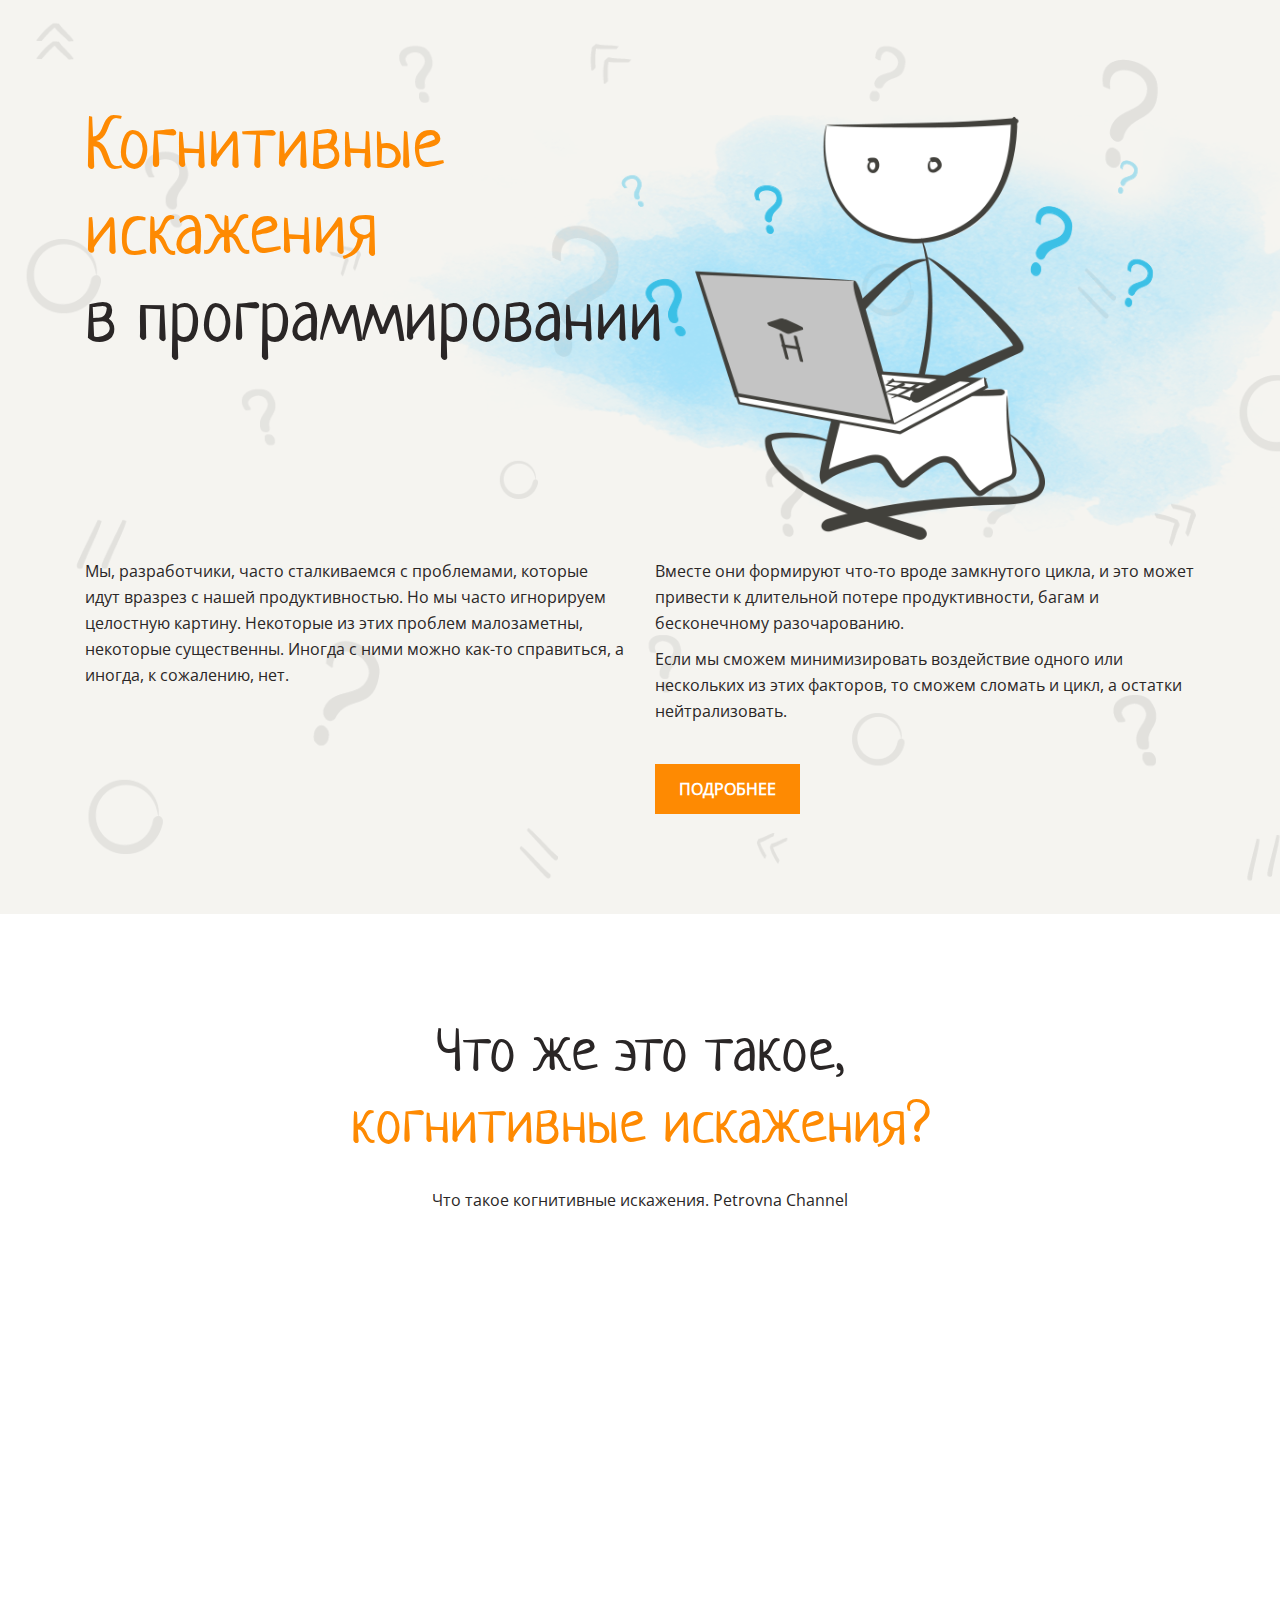
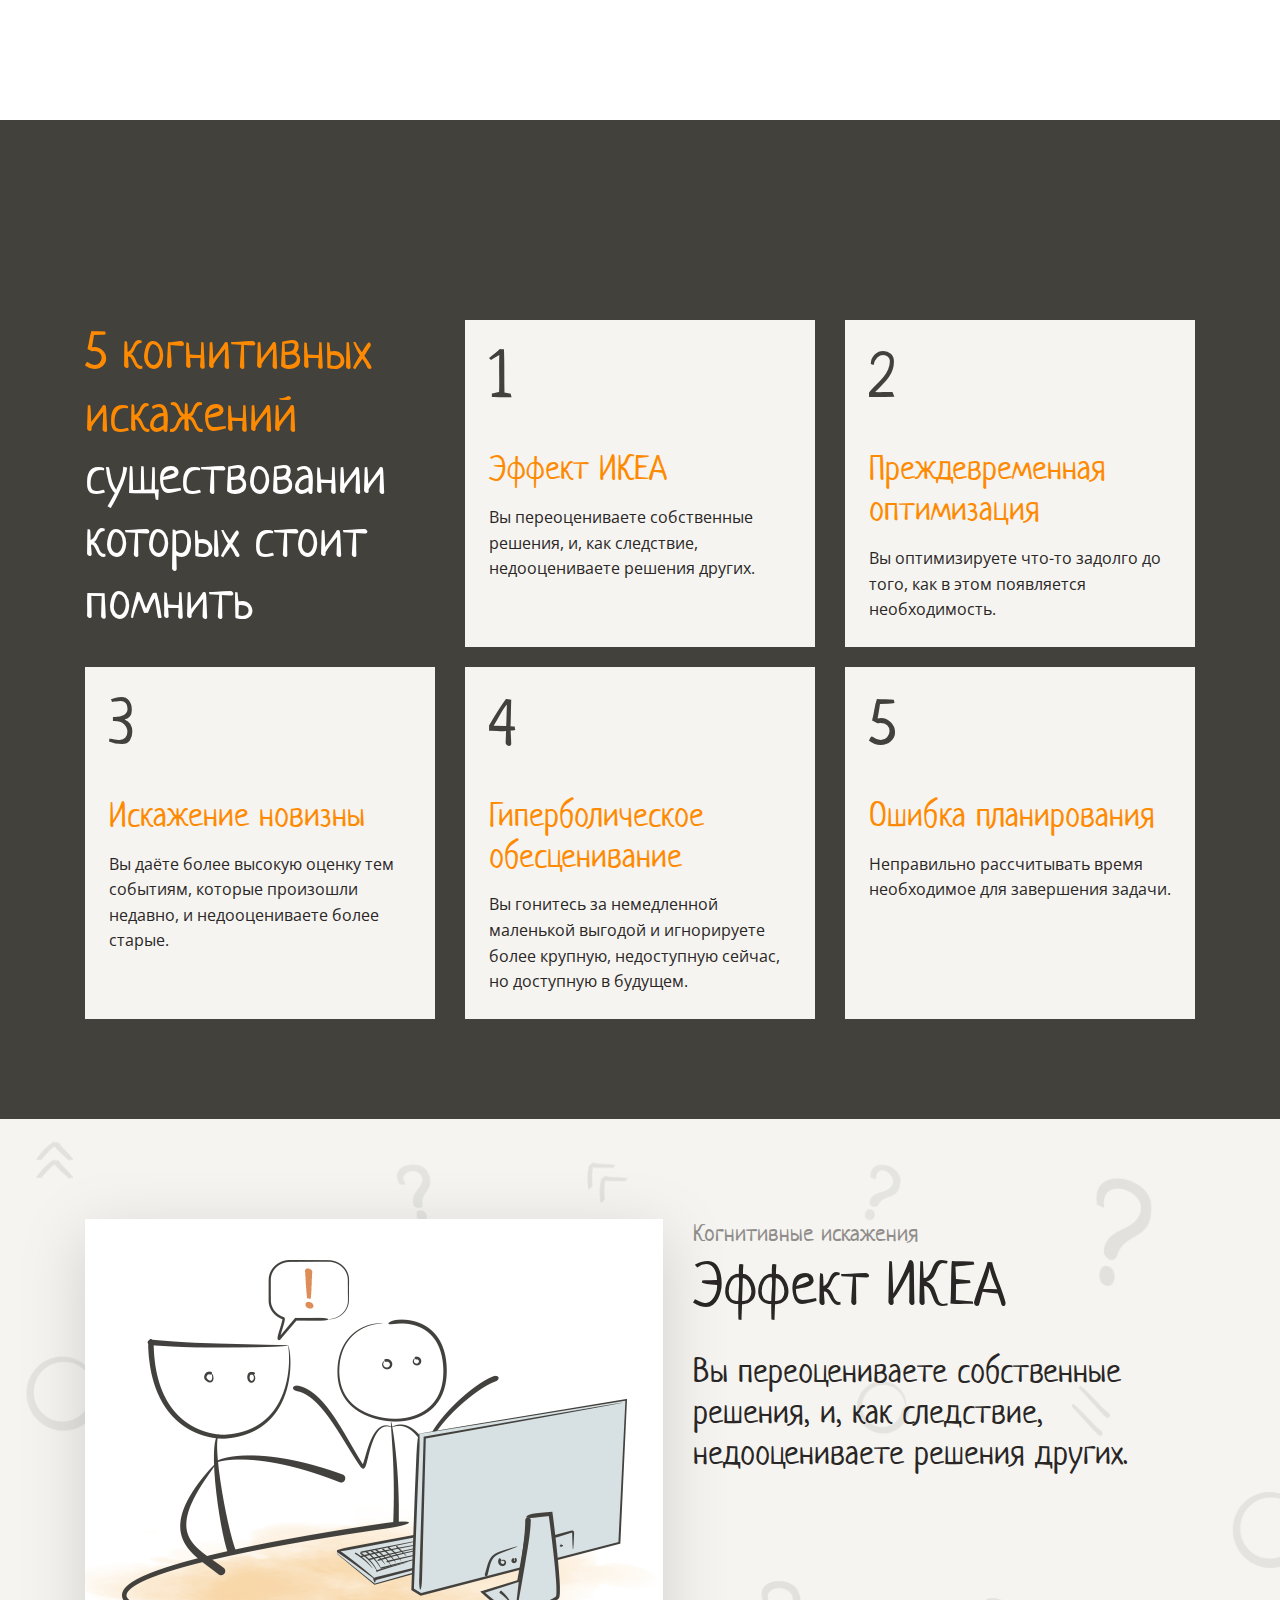
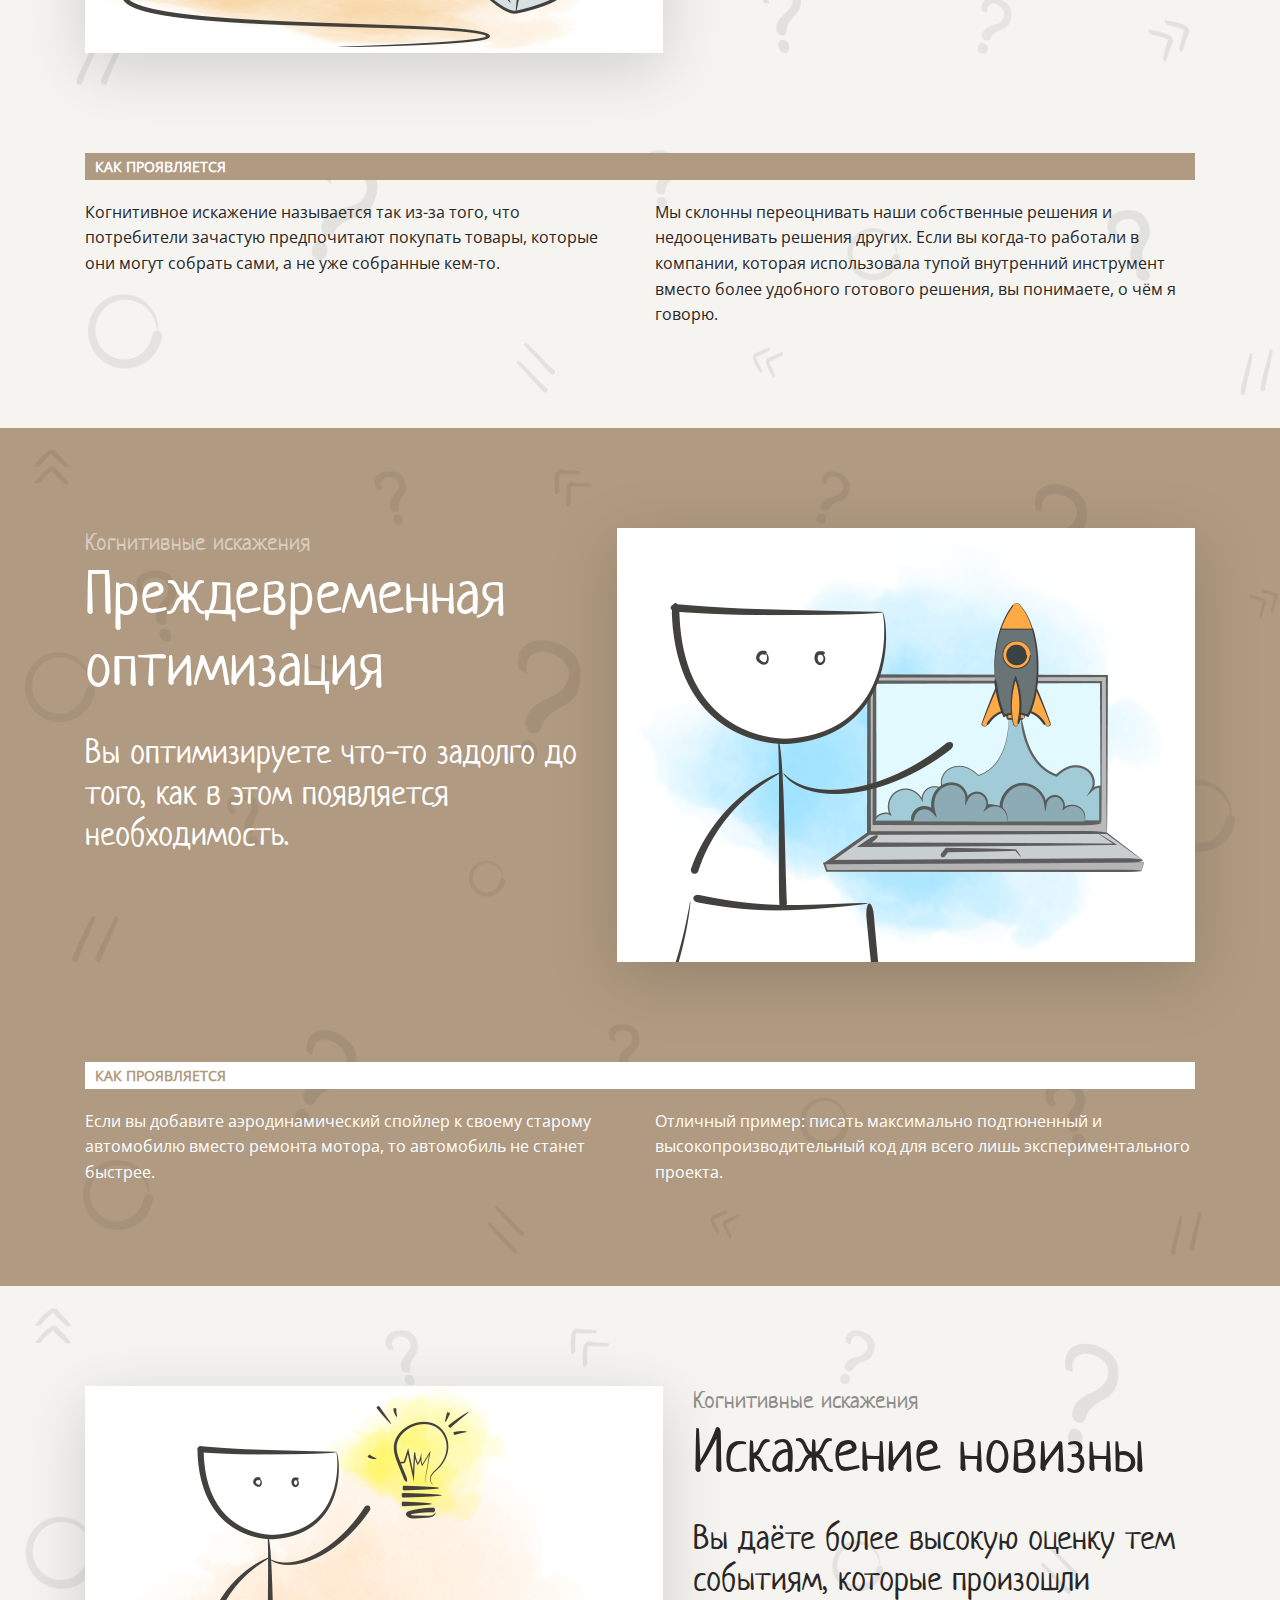
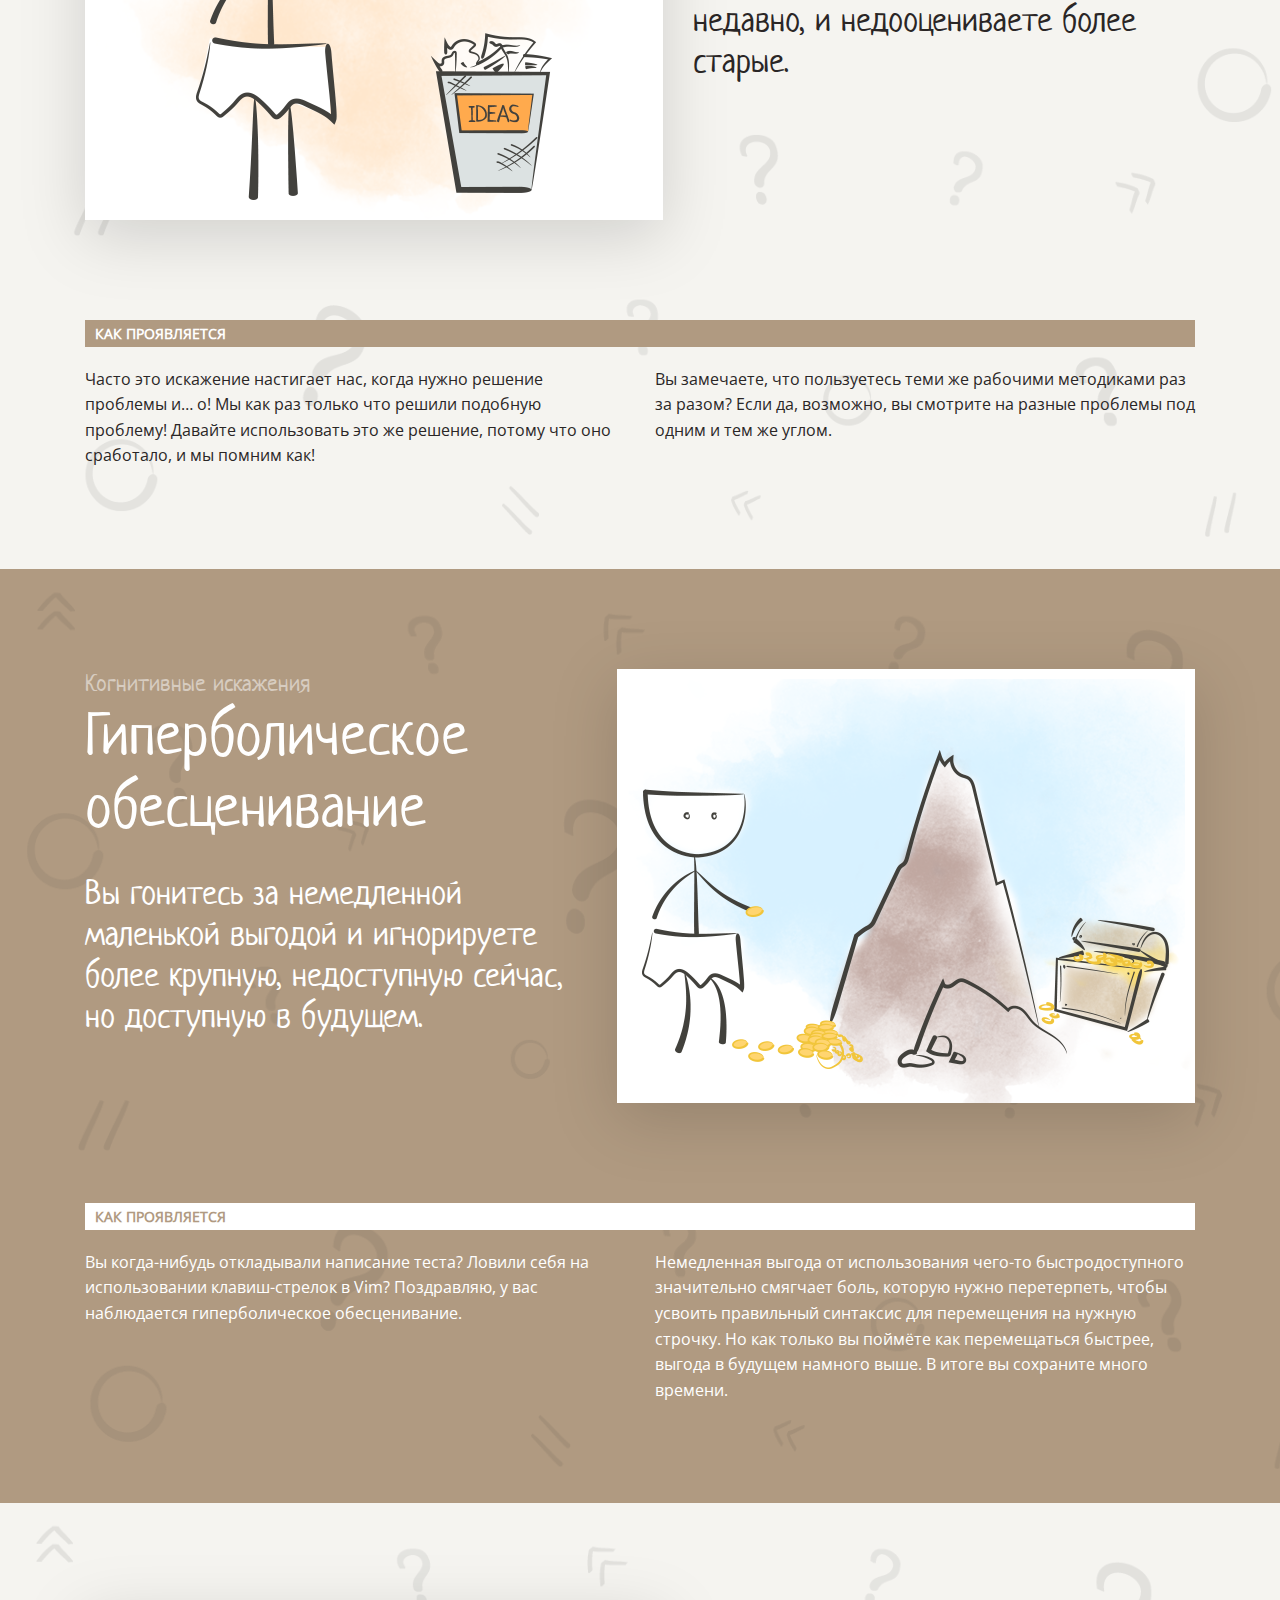
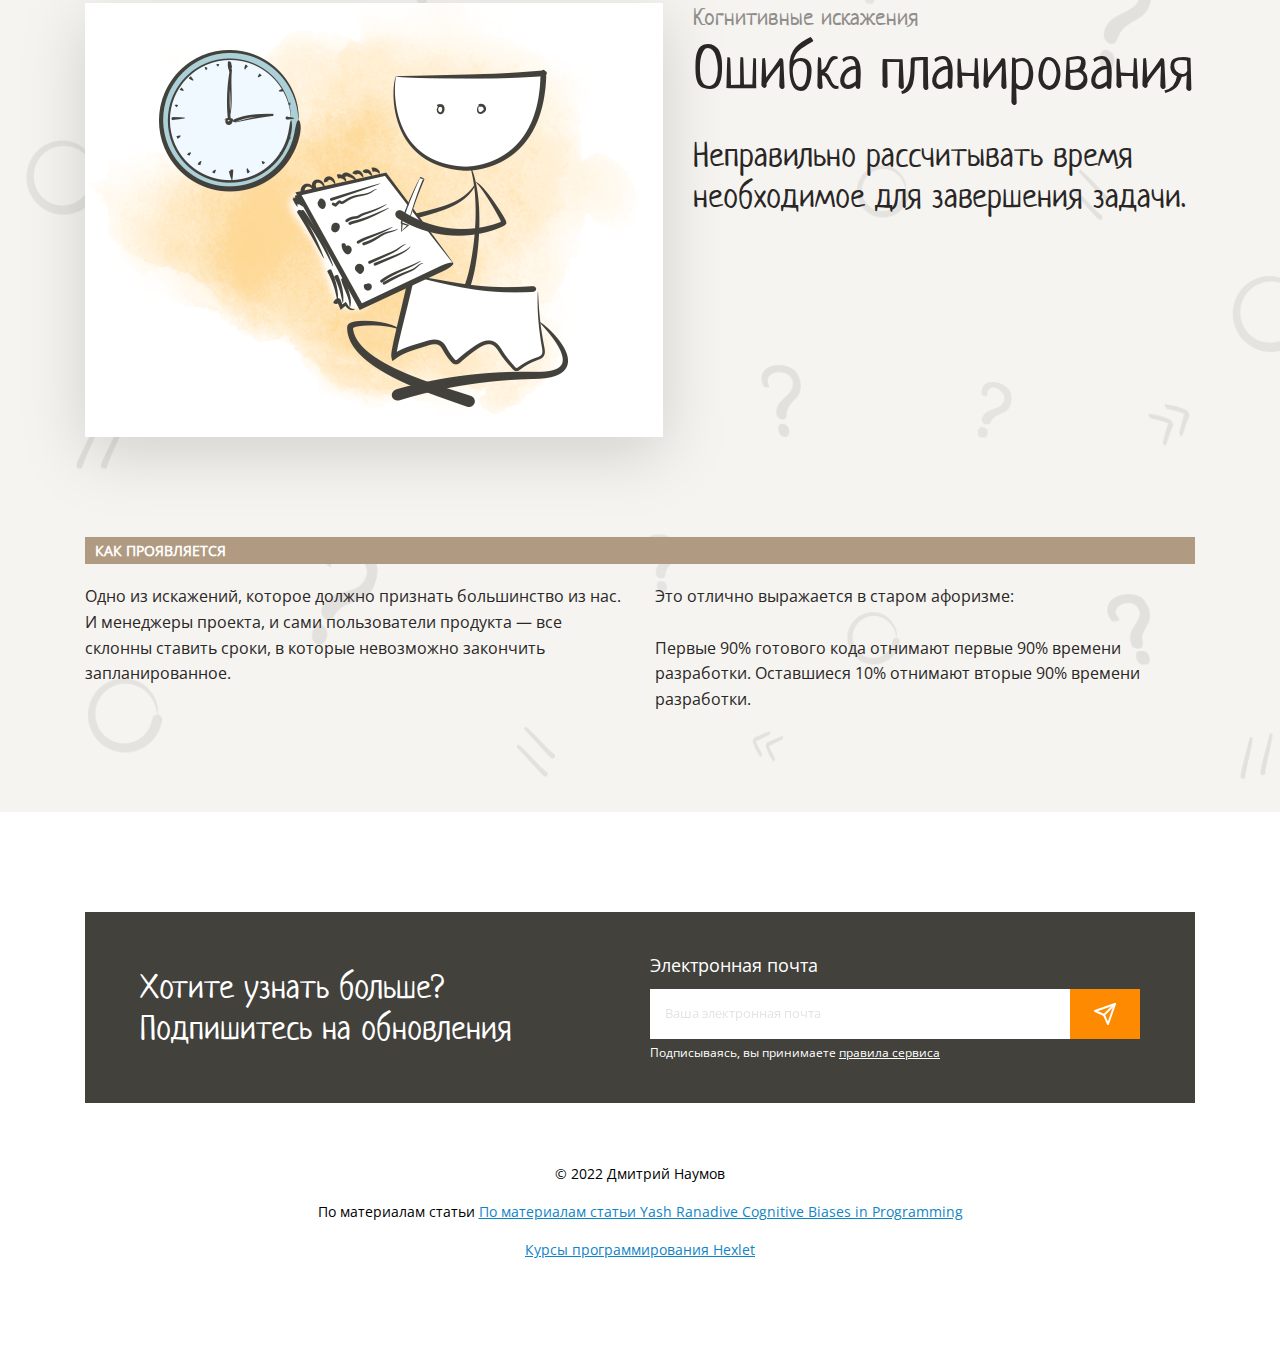
<file: src/index.html>
<!DOCTYPE html>
<html lang="ru">

<head>
    <meta charset="UTF-8">
    <meta name="viewport" content="width=device-width, initial-scale=1.0">
    <meta http-equiv="X-UA-Compatible" content="ie=edge">
    <title>Когнитивные искажения MempfisD</title>

    <link rel="stylesheet" href="styles/style.css">
</head>

<body>
    <header class="header image-bg">
        <section class="container">
            <div class="position-header-image">
                <h1><span class="text-orange">Когнитивные</span> <br> <span class="text-orange">искажения</span> <br>
                    <span class="text-dark">в программировании</span>
                </h1>
                <img class="header-image-main" src="./images/main.png"
                    alt="Когнитивные искажения в программировании">
                <div class="text-wrapper">
                    <div class="header-text">
                        <p class="header-text-col">Мы, разработчики, часто сталкиваемся с проблемами, которые идут
                            вразрез с
                            нашей
                            продуктивностью. Но мы часто игнорируем целостную картину. Некоторые из этих проблем
                            малозаметны,
                            некоторые существенны. Иногда с ними можно как-то справиться, а иногда, к сожалению, нет.
                        </p>
                    </div>
                    <div class="header-text">
                        <p class="header-text-col">Вместе они формируют что-то вроде замкнутого цикла, и это может
                            привести к
                            длительной потере
                            продуктивности, багам и бесконечному разочарованию.</p>
                        <p class="header-text-col p-top">Если мы сможем минимизировать воздействие одного или нескольких
                            из
                            этих факторов, то сможем
                            сломать
                            и
                            цикл, а остатки нейтрализовать.</p>
                        <a class="btn header-btn" href="#navigation">Подробнее</a>
                    </div>
                </div>
            </div>
        </section>
    </header>
    <main>
        <section class="container">
            <div class="video-section p-100 center">
                <h2 class="video-dark-h2">Что же это такое,<br><span class="text-orange">когнитивные искажения?</span>
                </h2>
                <p class="p-30">Что такое когнитивные искажения. Petrovna Channel</p>
                <iframe class="video filter-shadow" width="919" height="569"
                    src="https://www.youtube.com/embed/jie9AizBqss" frameborder="0" allowfullscreen></iframe>
            </div>
        </section>
        <section id="navigation" class="nav-bg">
            <nav class="navigation container p-200">
                <div class="navigation-inner">
                    <div class="card main-card">
                        <h2 class="main-card-title">
                            <span class="nav-text-orange">5 когнитивных искажений</span>
                            <span class="nav-text-white">существовании которых стоит помнить</span>
                        </h2>
                    </div>
                    <a class="card card-link" href="#ikea-effect">
                        <p class="card-number">1</p>
                        <h3 class="card-title">Эффект ИКЕА</h3>
                        <p class="card-text">Вы переоцениваете собственные решения, и, как следствие, недооцениваете
                            решения
                            других.</p>
                    </a>
                    <a class="card card-link" href="#premature-optimization">
                        <p class="card-number">2</p>
                        <h3 class="card-title">Преждевременная оптимизация</h3>
                        <p class="card-text">Вы оптимизируете что-то задолго до того, как в этом появляется
                            необходимость.
                        </p>
                    </a>
                    <a class="card card-link" href="#distortion-of-novelty">
                        <p class="card-number">3</p>
                        <h3 class="card-title">Искажение новизны</h3>
                        <p class="card-text">Вы даёте более высокую оценку тем событиям, которые произошли недавно, и
                            недооцениваете более старые.</p>
                    </a>
                    <a class="card card-link" href="#hyperbolic-depreciation">
                        <p class="card-number">4</p>
                        <h3 class="card-title">Гиперболическое обесценивание</h3>
                        <p class="card-text">Вы гонитесь за немедленной маленькой выгодой и игнорируете более крупную,
                            недоступную сейчас, но доступную в будущем.</p>
                    </a>
                    <a class="card card-link" href="#errors-in-planning">
                        <p class="card-number">5</p>
                        <h3 class="card-title">Ошибка планирования</h3>
                        <p class="card-text">Неправильно рассчитывать время необходимое для завершения задачи.</p>
                    </a>
                </div>
            </nav>
        </section>
        <section id="ikea-effect" class="rel-img  effect-image-bg">
            <div class="container">
                <div class="effect-flex p-100">
                    <div class="effect">
                        <img class="image-effect" src="./images/1.png" alt="Эффект ИКЕА">
                    </div>
                    <div class="effect-text">
                        <p class="effect-subtitle">Когнитивные искажения</p>
                        <h2 class="effect-title effect-title-h2-dark">Эффект ИКЕА</h2>
                        <p class="effect-description">
                            Вы переоцениваете собственные решения, и, как следствие, недооцениваете решения других.
                        </p>
                    </div>
                </div>
                <div class="effect-about">
                    <h4 class="effect-about-title">
                        Как проявляется
                    </h4>
                    <div class="effect-about-text">
                        <p class="effect-about-text-col">
                            Когнитивное искажение называется так из-за того, что потребители зачастую предпочитают
                            покупать товары, которые они могут собрать сами, а не уже собранные кем-то.
                        </p>
                        <p class="effect-about-text-col">
                            Мы склонны переоцнивать наши собственные решения и недооценивать решения других. Если вы
                            когда-то работали в компании, которая использовала тупой внутренний инструмент вместо более
                            удобного готового решения, вы понимаете, о чём я говорю.
                        </p>
                    </div>
                </div>
            </div>
        </section>
        <section id="premature-optimization" class="rel-img optimization-image-bg brown-bg">
            <div class="container">
                <div class="padding-inner">
                    <div class="effect-flex-dark">
                        <div class="effect-text-dark">
                            <p class="effect-subtitle-dark">Когнитивные искажения</p>
                            <h2 class="effect-title-dark">Преждевременная оптимизация</h2>
                            <p class="effect-description-dark">
                                Вы оптимизируете что-то задолго до того, как в этом появляется необходимость.
                            </p>
                        </div>
                        <div class="effect-dark">
                            <img class="image-effect-dark" src="./images/2.png" alt="Когнитивные искажения">
                        </div>
                    </div>
                    <div class="effect-about-dark">
                        <h4 class="effect-about-title-dark">
                            Как проявляется
                        </h4>
                        <div class="effect-about-text-dark">
                            <p class="effect-about-text-col-dark">
                                Если вы добавите аэродинамический спойлер к своему старому автомобилю вместо ремонта
                                мотора, то автомобиль не станет быстрее.
                            </p>
                            <p class="effect-about-text-col-dark">
                                Отличный пример: писать максимально подтюненный и высокопроизводительный код для всего
                                лишь экспериментального проекта.
                            </p>
                        </div>
                    </div>
                </div>
            </div>
        </section>
        <section id="distortion-of-novelty" class="rel-img  effect-image-bg">
            <div class="container">
                <div class="effect-flex p-100">
                    <div class="effect">
                        <img class="image-effect" src="./images/3.png" alt="Искажение новизны">
                    </div>
                    <div class="effect-text">
                        <p class="effect-subtitle">Когнитивные искажения</p>
                        <h2 class="effect-title effect-title-h2-dark">Искажение новизны</h2>
                        <p class="effect-description">
                            Вы даёте более высокую оценку тем событиям, которые произошли недавно, и недооцениваете
                            более старые.
                        </p>
                    </div>
                </div>
                <div class="effect-about">
                    <h4 class="effect-about-title">
                        Как проявляется
                    </h4>
                    <div class="effect-about-text">
                        <p class="effect-about-text-col">
                            Часто это искажение настигает нас, когда нужно решение проблемы и… о! Мы как раз только что
                            решили подобную проблему! Давайте использовать это же решение, потому что оно сработало, и
                            мы помним как!
                        </p>
                        <p class="effect-about-text-col">
                            Вы замечаете, что пользуетесь теми же рабочими методиками раз за разом? Если да, возможно,
                            вы смотрите на разные проблемы под одним и тем же углом.
                        </p>
                    </div>
                </div>
            </div>
        </section>
        <section id="hyperbolic-depreciation" class="rel-img optimization-image-bg brown-bg">
            <div class="container">
                <div class="padding-inner">
                    <div class="effect-flex-dark">
                        <div class="effect-text-dark">
                            <p class="effect-subtitle-dark">Когнитивные искажения</p>
                            <h2 class="effect-title-dark">Гиперболическое обесценивание</h2>
                            <p class="effect-description-dark">
                                Вы гонитесь за немедленной маленькой выгодой и игнорируете более крупную, недоступную
                                сейчас, но доступную в будущем.
                            </p>
                        </div>
                        <div class="effect-dark">
                            <img class="image-effect-dark" src="./images/4.png" alt="Гиперболическое обесценивание">
                        </div>
                    </div>
                    <div class="effect-about-dark">
                        <h4 class="effect-about-title-dark">
                            Как проявляется
                        </h4>
                        <div class="effect-about-text-dark">
                            <p class="effect-about-text-col-dark">
                                Вы когда-нибудь откладывали написание теста? Ловили себя на использовании клавиш-стрелок
                                в Vim? Поздравляю, у вас наблюдается гиперболическое обесценивание.
                            </p>
                            <p class="effect-about-text-col-dark">
                                Немедленная выгода от использования чего-то быстродоступного значительно смягчает боль,
                                которую нужно перетерпеть, чтобы усвоить правильный синтаксис для перемещения на нужную
                                строчку. Но как только вы поймёте как перемещаться быстрее, выгода в будущем намного
                                выше. В итоге вы сохраните много времени.
                            </p>
                        </div>
                    </div>
                </div>
            </div>
        </section>
        <section id="errors-in-planning" class="rel-img  effect-image-bg">
            <div class="container">
                <div class="effect-flex p-100">
                    <div class="effect">
                        <img class="image-effect" src="./images/5.png" alt="Ошибка планирования">
                    </div>
                    <div class="effect-text">
                        <p class="effect-subtitle">Когнитивные искажения</p>
                        <h2 class="effect-title effect-title-h2-dark">Ошибка планирования</h2>
                        <p class="effect-description">
                            Неправильно рассчитывать время необходимое для завершения задачи.
                        </p>
                    </div>
                </div>
                <div class="effect-about">
                    <h4 class="effect-about-title">
                        Как проявляется
                    </h4>
                    <div class="effect-about-text">
                        <p class="effect-about-text-col">
                            Одно из искажений, которое должно признать большинство из нас. И менеджеры проекта, и сами
                            пользователи продукта — все склонны ставить сроки, в которые невозможно закончить
                            запланированное.
                        </p>
                        <p class="effect-about-text-col">
                            Это отлично выражается в старом афоризме:
                            <br>
                            <br>
                            Первые 90% готового кода отнимают первые 90% времени разработки. Оставшиеся 10% отнимают
                            вторые 90% времени разработки.
                        </p>
                    </div>
                </div>
            </div>
        </section>
    </main>
    <footer class="footer">
        <div class="container footer-container">
            <div class="footer-mailing">
                <p class="footer-text">Хотите узнать больше?<br> Подпишитесь на обновления</p>
                <div class="footer-group">
                    <p class="footer-mailing-title">Электронная почта</p>
                    <form class="footer-form">
                        <input type="email" class="footer-input" placeholder="Ваша электронная почта">
                        <button class="footer-button"></button>
                    </form>
                    <p class="footer-agreement">Подписываясь, вы принимаете <a href="#" class="footer-link">правила
                            сервиса</a></p>
                </div>
            </div>
            <div class="footer-info">
                <p class="footer-copy">&copy; 2022 Дмитрий Наумов</p>
                <p class="footer-info-item">По материалам статьи <a
                        href="https://medium.com/hackernoon/cognitive-biases-in-programming-5e937707c27b"
                        class="footer-info-item-link">По материалам статьи Yash Ranadive Cognitive Biases in
                        Programming</a></p>
                <a href="https://ru.hexlet.io/my" class="footer-info-item-link">Курсы программирования Hexlet</a>
            </div>
        </div>
    </footer>
</body>

</html>
</file>
<file: src/styles/style.css>
* {
  box-sizing: border-box;
  margin: 0;
  padding: 0;
}

:root {
  --white: #fff;
  --bright: #f5f4f0;
  --translucent-white: #d7ccc0;
  --main: #fe8a02;
  --basic-dark: #42413c;
  --dark: #2a2626;
  --translucent-dark: #908d8b;
  --brown: #b09a81;
  --blue: #1085c5;
}

@font-face {
  font-weight: 400;
  font-family: "Open Sans";
  src: url("../assets/fonts/OpenSans-Regular.ttf") format("truetype");
}

@font-face {
  font-weight: 400;
  font-family: Neucha;
  src: url("../assets/fonts/Neucha-Regular.ttf") format("truetype");
}

body {
  margin: 0;

  color: var(--dark);
  font: 16px/1.6em "Open Sans", sans-serif;
}

h1,
h2,
h3 {
  color: var(--main);
  font-weight: normal;
  font-family: Neucha, sans-serif;
  line-height: 1.2em;
}

h1 {
  font-size: 72px;
}

h2 {
  font-size: 60px;
}

h3 {
  font-size: 34px;
}

.container {
  width: 1110px;
  margin: 0 auto;
}

.padding-inner {
  padding-top: 100px;
  padding-bottom: 100px;
}

.header {
  position: relative;
}

.image-bg::before {
  position: absolute;

  width: 100%;
  height: 100%;

  background-image: url("../images/background.png");

  background-repeat: no-repeat;
  background-size: cover;
  opacity: 0.1;

  content: "";
}

.image-bg::after {
  position: absolute;
  top: 0;
  left: 0;
  z-index: -2;

  width: 100%;
  height: 100%;

  background-color: #f5f4f0;

  content: "";
}

.text-orange {
  color: var(--main);
}

.position-header-image {
  position: relative;

  padding-top: 100px;
  padding-bottom: 100px;
}

.header-image-main {
  position: absolute;

  top: 55px;
  right: -270px;

  height: 525px;
}

.text-dark {
  position: relative;
  z-index: 1;

  color: var(--dark);
  line-height: 72px;
}

.text-wrapper {
  display: flex;
  margin-top: 199px;

  line-height: 26px;
  column-gap: 30px;
}

.header-text {
  flex-basis: 50%;
}

.p-top {
  padding-top: 10px;
}

.btn {
  display: inline-block;

  padding: 12px 24px;

  color: var(--white);
  font-weight: 700;

  text-transform: uppercase;

  text-decoration: none;

  background-color: var(--main);
}

.btn:hover {
  display: inline-block;

  padding: 12px 24px;

  color: #ea7600;
  font-weight: 700;

  text-transform: uppercase;

  text-decoration: none;

  background-color: var(--main);
}

.header-btn {
  margin-top: 40px;
}

.video-section {
  background-color: var(--white);
}

.center {
  text-align: center;
}

.video {
  margin-bottom: -100px;

  filter: drop-shadow(0 16px 32px rgba(0 0 0 / 15%));
}

.video-dark-h2 {
  color: var(--dark);
}

.p-100 {
  padding-top: 100px;
}

.p-30 {
  padding-top: 30px;
  padding-bottom: 30px;
}

.nav-bg {
  background-color: var(--basic-dark);
}

.nav-text-orange {
  color: var(--main);
}

.nav-text-white {
  color: var(--white);
}

.main-card-title {
  font-size: 52px;
}

.p-200 {
  padding-top: 200px;
  padding-bottom: 100px;
}

.card {
  flex-basis: 350px;

  text-decoration: none;
}

.navigation-inner {
  display: flex;
  flex-wrap: wrap;

  column-gap: 30px;
  row-gap: 20px;
}

.card-link {
  padding: 24px;

  background-color: var(--bright);
}

.card-number {
  padding-bottom: 40px;

  color: var(--basic-dark);

  font-size: 64px;

  font-family: Neucha, sans-serif;

  line-height: 1;
}

.card-title {
  padding-bottom: 16px;

  color: var(--main);
}

.card-text {
  color: var(--dark);
}

.card-link:hover {
  color: var(--white);

  background-color: var(--main);
}

.card-link:hover .card-number {
  color: var(--white);
}

.card-link:hover .card-title {
  color: var(--white);
}

.card-link:hover .card-text {
  color: var(--white);
}

.rel-img {
  position: relative;
}

.effect-image-bg::before {
  position: absolute;

  z-index: -1;

  width: 100%;
  height: 100%;

  background-image: url("../images/background.png");

  background-repeat: no-repeat;
  background-size: cover;
  opacity: 0.1;

  content: "";
}

.effect-image-bg::after {
  position: absolute;
  top: 0;
  left: 0;

  z-index: -2;

  width: 100%;
  height: 100%;

  background-color: #f5f4f0;

  content: "";
}

.effect-title-h2-dark {
  color: var(--dark);
}

.effect-flex {
  display: flex;

  column-gap: 30px;
}

.image-effect {
  vertical-align: middle;

  filter: drop-shadow(0 16px 32px rgba(0 0 0 / 15%));
}

.effect-subtitle {
  color: var(--translucent-dark);
  font-weight: 400;
  font-size: 24px;
  font-family: Neucha, sans-serif;
  line-height: 29px;
}

.effect-description {
  margin-top: 30px;

  color: var(--dark);
  font-size: 34px;
  font-family: Neucha, sans-serif;
  line-height: 41px;
}

.effect-about {
  padding-top: 100px;
  padding-bottom: 100px;
}

.effect-about-title {
  padding: 5px 10px;

  color: var(--white);
  font-weight: 700;
  font-size: 14px;
  line-height: 17px;
  text-transform: uppercase;

  background-color: var(--brown);
}

.effect-about-text {
  display: flex;

  padding-top: 20px;

  column-gap: 30px;
}

.effect-about-text-col {
  flex-basis: 50%;
}

.optimization-image-bg::before {
  position: absolute;

  z-index: -1;

  width: 100%;
  height: 100%;

  background-image: url("../images/background.png");

  background-repeat: no-repeat;
  background-size: cover;
  opacity: 0.1;

  content: "";
}

.brown-bg {
  z-index: 1;

  background-color: var(--brown);
}

.effect-flex-dark {
  display: flex;

  column-gap: 30px;
}

.image-effect-dark {
  vertical-align: middle;

  filter: drop-shadow(0 16px 32px rgba(0 0 0 / 15%));
}

.effect-subtitle-dark {
  color: var(--translucent-white);
  font-weight: 400;
  font-size: 24px;
  font-family: Neucha, sans-serif;
  line-height: 29px;
}

.effect-title-dark {
  color: var(--white);
}

.effect-description-dark {
  margin-top: 30px;

  color: var(--white);
  font-size: 34px;
  font-family: Neucha, sans-serif;
  line-height: 41px;
}

.effect-about-dark {
  padding-top: 100px;
}

.effect-about-title-dark {
  padding: 5px 10px;

  color: var(--brown);
  font-weight: 700;
  font-size: 14px;
  line-height: 17px;
  text-transform: uppercase;

  background-color: var(--white);
}

.effect-about-text-dark {
  display: flex;
  padding-top: 20px;

  column-gap: 30px;
}

.effect-about-text-col-dark {
  flex-basis: 50%;

  color: var(--white);
}

.footer-container {
  padding-top: 100px;
  padding-bottom: 100px;
}

.footer-mailing {
  display: flex;
  gap: 117px;
  align-items: center;
  justify-content: space-between;
  padding: 0 55px;

  background-color: var(--basic-dark);
}

.footer-text {
  width: 100%;
  max-width: 393px;
  margin: 55px 0;

  color: var(--white);
  font-weight: normal;
  font-size: 34px;
  font-family: Neucha, sans-serif;
  font-style: normal;
  line-height: 118%;
}

.footer-mailing-title {
  display: inline-block;
  margin: 0;
  margin-bottom: 9px;

  color: var(--white);
  font-weight: normal;
  font-size: 18px;
  font-family: "Open Sans", sans-serif;
  font-style: normal;
  line-height: 160%;
}

.footer-group {
  width: 100%;
  max-width: 100%;
  height: auto;
}

.footer-form {
  display: flex;
}

.footer-input {
  box-sizing: border-box;
  width: 100%;
  max-width: 420px;
  height: 50px;
  padding: 15px;

  border: none;
}

.footer-input:focus {
  outline: none;
}

.footer-input::placeholder {
  color: #757575;
  font-weight: normal;
  font-size: 13.1px;
  font-family: "Open Sans", sans-serif;
  font-style: normal;
  line-height: 160%;

  opacity: 0.2;
}

.footer-button {
  position: relative;

  width: 70px;
  height: 50px;
  padding: 0;

  background-color: var(--main);

  border: none;

  outline: none;
  cursor: pointer;
}

.footer-button:hover {
  background-color: #ea7600;
}

.footer-button::before {
  position: absolute;
  top: 0;
  left: 0;

  width: 100%;
  height: 100%;

  background: url("../images/send.svg") center no-repeat;

  content: "";
}

.footer-agreement {
  display: inline-block;

  margin: 0;

  color: var(--white);
  font-weight: normal;
  font-size: 12px;
  font-family: "Open Sans", sans-serif;
  font-style: normal;
  line-height: 160%;
}

.footer-link {
  color: inherit;
}

.footer-info {
  display: flex;
  flex-direction: column;
  gap: 16px;
  align-items: center;
  justify-content: center;
  margin-top: 60px;
}

.footer-copy {
  margin: 0;

  color: #000;
  font-weight: normal;
  font-size: 14px;
  font-family: "Open Sans", sans-serif;
  font-style: normal;
  line-height: 160%;
  text-align: center;
}

.footer-info-item {
  margin: 0;

  color: #000;
  font-weight: normal;
  font-size: 14px;
  font-family: "Open Sans", sans-serif;
  font-style: normal;
  line-height: 160%;
  text-align: center;
}

.footer-info-item-link {
  margin: 0;

  color: #1085c5;
  font-weight: normal;
  font-size: 14px;
  font-family: "Open Sans", sans-serif;
  font-style: normal;
  line-height: 160%;
  text-decoration-line: underline;
}
</file>
